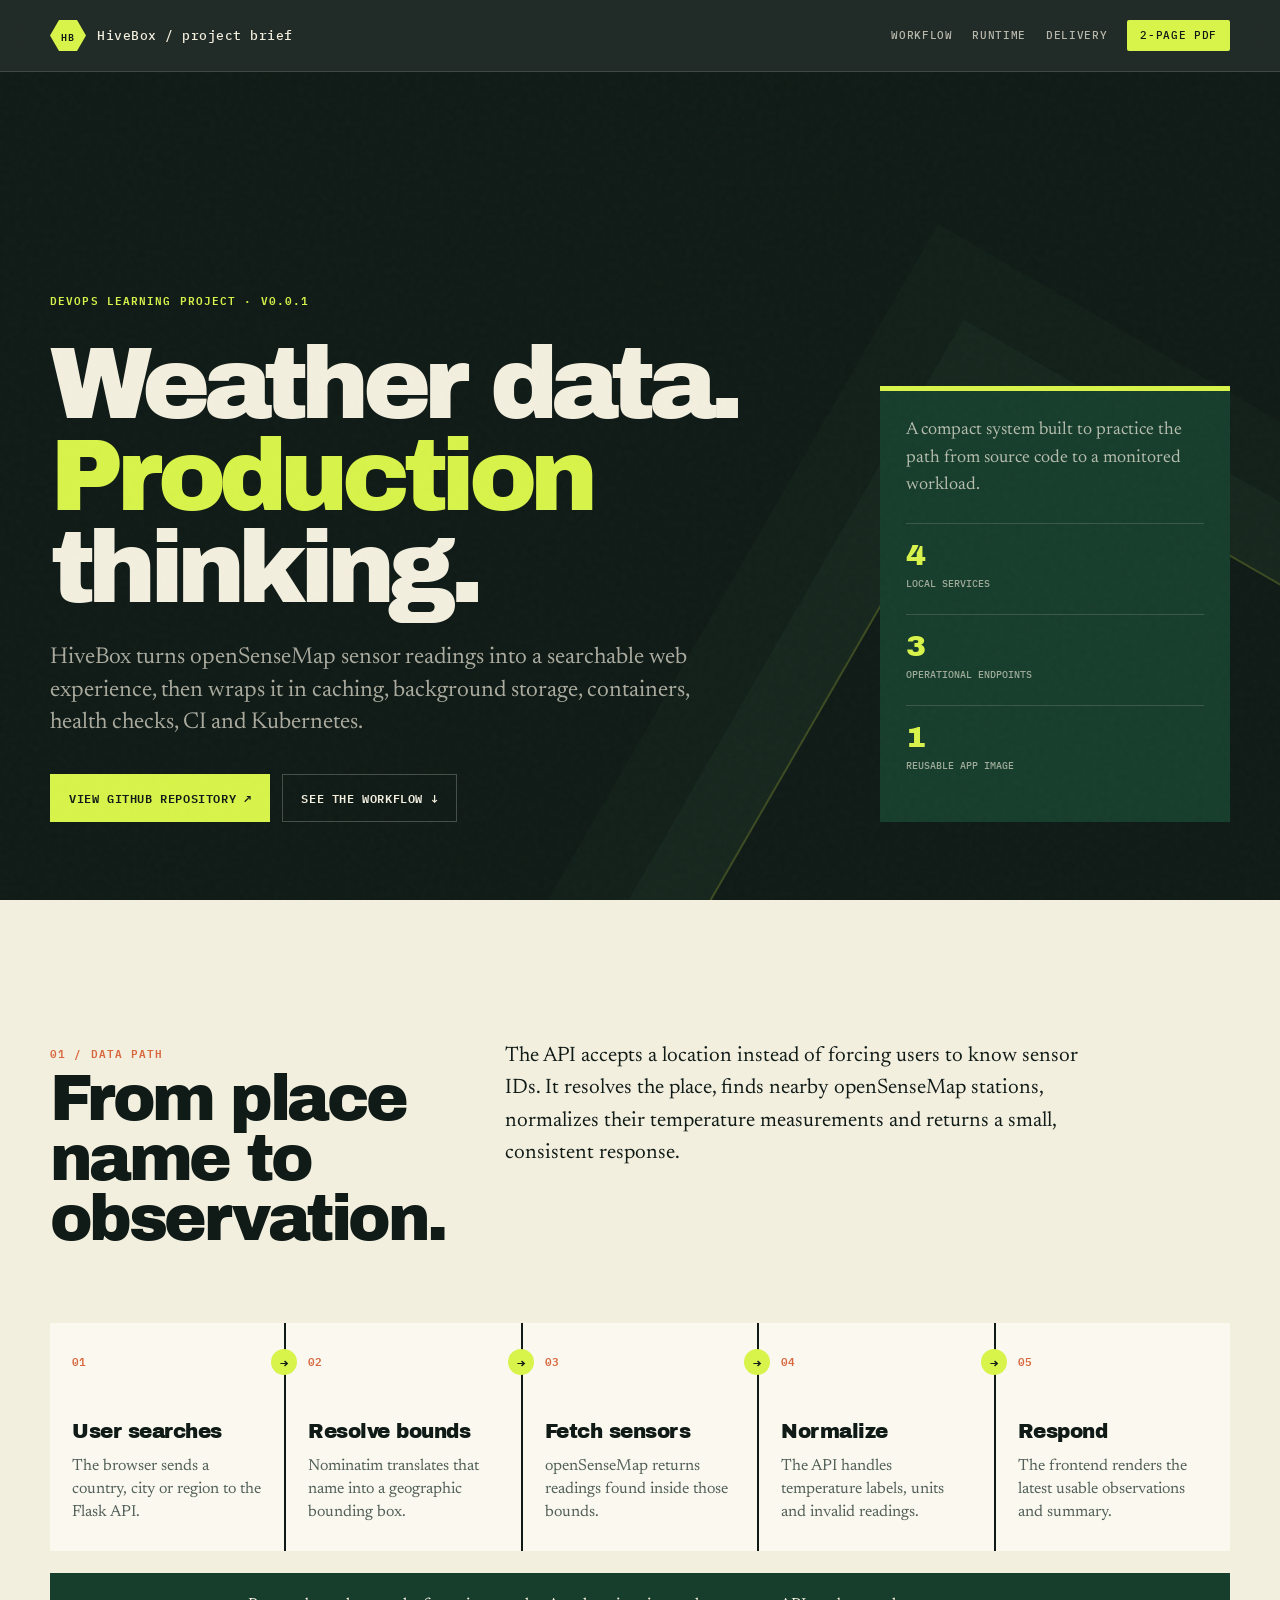
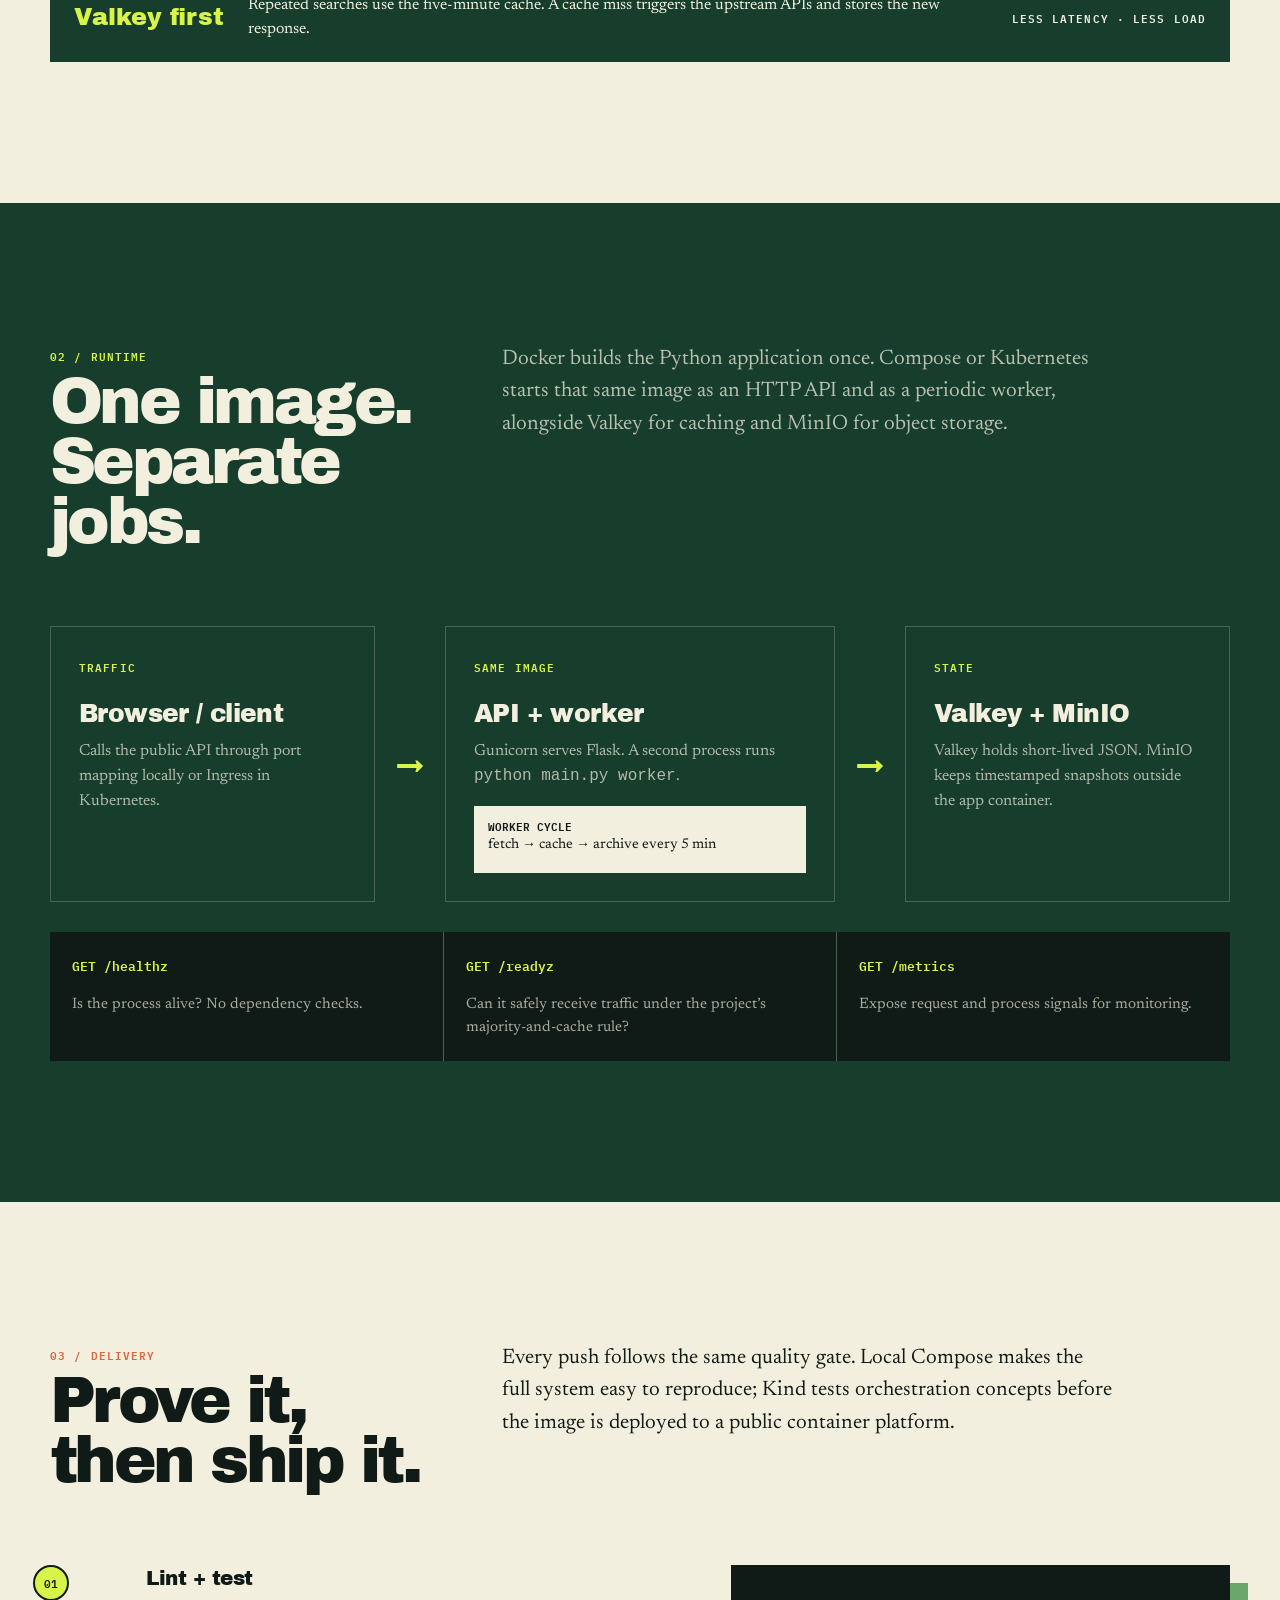
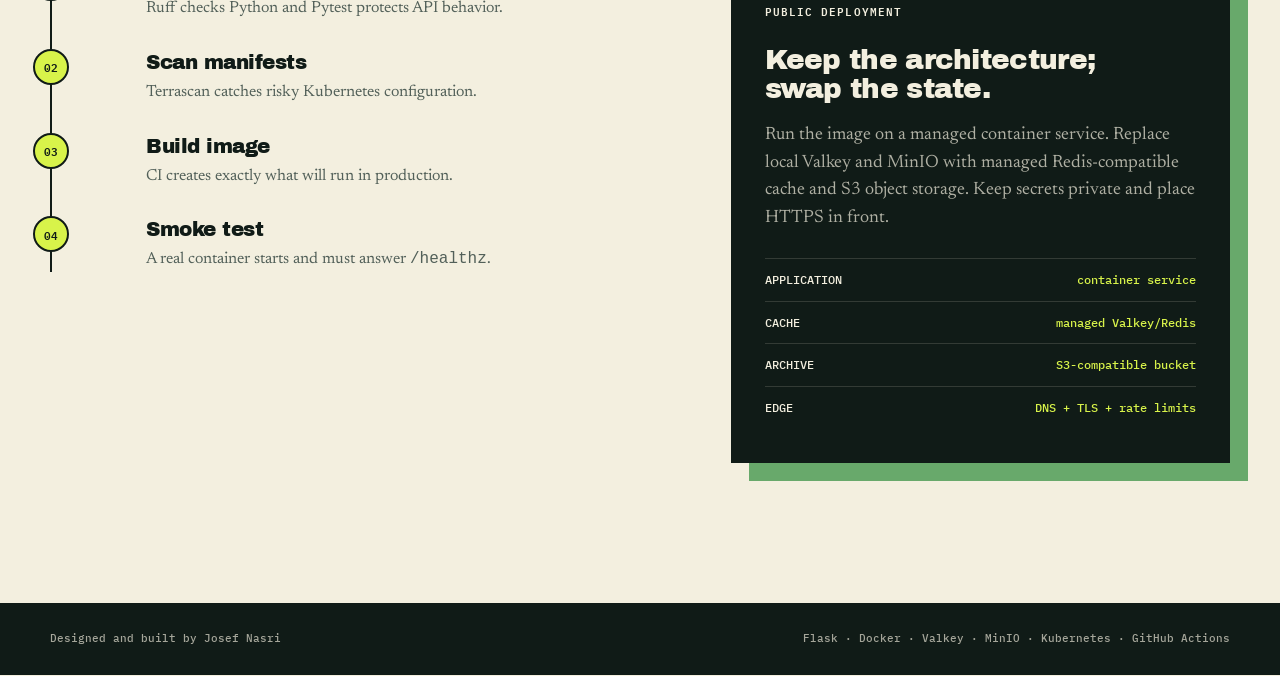
<file: docs/HiveBox_Project_Guide.html>
<!doctype html>
<html lang="en">
  <head>
    <meta charset="utf-8" />
    <meta name="viewport" content="width=device-width, initial-scale=1" />
    <meta
      name="description"
      content="A concise visual guide to the HiveBox DevOps learning project by Josef Nasri."
    />
    <title>HiveBox — DevOps project brief</title>
    <link rel="preconnect" href="https://fonts.googleapis.com" />
    <link rel="preconnect" href="https://fonts.gstatic.com" crossorigin />
    <link
      href="https://fonts.googleapis.com/css2?family=Archivo+Black&family=IBM+Plex+Mono:wght@400;500;600&family=Newsreader:opsz,wght@6..72,400;6..72,600&display=swap"
      rel="stylesheet"
    />
    <style>
      :root {
        --night: #101b17;
        --forest: #173d2c;
        --leaf: #68a96b;
        --acid: #d8f34a;
        --cream: #f3efdf;
        --paper: #faf8ef;
        --rust: #d8673e;
        --line: rgba(16, 27, 23, 0.17);
        --display: "Archivo Black", "Franklin Gothic Heavy", sans-serif;
        --body: "Newsreader", Georgia, serif;
        --mono: "IBM Plex Mono", Consolas, monospace;
      }

      * { box-sizing: border-box; }
      html { scroll-behavior: smooth; scroll-padding-top: 76px; }
      body {
        margin: 0;
        color: var(--night);
        background: var(--cream);
        font: 18px/1.55 var(--body);
        overflow-x: hidden;
      }
      body::before {
        content: "";
        position: fixed;
        inset: 0;
        z-index: 20;
        pointer-events: none;
        opacity: 0.14;
        background-image: url("data:image/svg+xml,%3Csvg viewBox='0 0 180 180' xmlns='http://www.w3.org/2000/svg'%3E%3Cfilter id='n'%3E%3CfeTurbulence type='fractalNoise' baseFrequency='.85' numOctaves='3' stitchTiles='stitchTiles'/%3E%3C/filter%3E%3Crect width='100%25' height='100%25' filter='url(%23n)' opacity='.16'/%3E%3C/svg%3E");
      }
      a { color: inherit; }

      .progress {
        position: fixed;
        inset: 0 auto auto 0;
        z-index: 100;
        width: 0;
        height: 4px;
        background: var(--acid);
        box-shadow: 0 0 16px rgba(216, 243, 74, 0.7);
      }
      .topbar {
        position: sticky;
        top: 0;
        z-index: 30;
        display: flex;
        align-items: center;
        justify-content: space-between;
        min-height: 72px;
        padding: 0 max(24px, calc((100vw - 1180px) / 2));
        color: var(--cream);
        border-bottom: 1px solid rgba(243, 239, 223, 0.15);
        background: rgba(16, 27, 23, 0.92);
        backdrop-filter: blur(14px);
      }
      .brand {
        display: flex;
        align-items: center;
        gap: 11px;
        font: 500 13px/1 var(--mono);
        text-decoration: none;
        letter-spacing: 0.04em;
      }
      .brand-mark {
        display: grid;
        place-items: center;
        width: 36px;
        aspect-ratio: 1;
        color: var(--night);
        background: var(--acid);
        clip-path: polygon(25% 7%, 75% 7%, 100% 50%, 75% 93%, 25% 93%, 0 50%);
        font: 600 10px/1 var(--mono);
      }
      nav { display: flex; align-items: center; gap: 20px; }
      nav a {
        color: rgba(243, 239, 223, 0.72);
        font: 500 11px/1 var(--mono);
        text-decoration: none;
        text-transform: uppercase;
        letter-spacing: 0.06em;
      }
      nav a:hover, nav a.active { color: var(--acid); }
      .pdf-link {
        padding: 10px 13px;
        color: var(--night) !important;
        background: var(--acid);
        border-radius: 2px;
      }

      section { width: min(1180px, calc(100% - 48px)); margin-inline: auto; }
      .eyebrow, .section-label, .tag {
        font: 600 11px/1.2 var(--mono);
        text-transform: uppercase;
        letter-spacing: 0.1em;
      }
      .eyebrow { color: var(--acid); }
      .section-label { color: var(--rust); }
      h1, h2, h3, p { margin-top: 0; }
      h1, h2, h3 { text-wrap: balance; }
      h1 {
        margin: 22px 0 28px;
        color: var(--cream);
        font: 400 clamp(55px, 8vw, 112px)/0.9 var(--display);
        letter-spacing: -0.065em;
      }
      h1 em { color: var(--acid); font-style: normal; }
      h2 {
        margin-bottom: 18px;
        font: 400 clamp(38px, 5vw, 70px)/0.94 var(--display);
        letter-spacing: -0.055em;
      }
      h3 { font: 400 20px/1.05 var(--display); letter-spacing: -0.025em; }
      .lede { max-width: 650px; font-size: 23px; line-height: 1.42; }
      .muted { color: rgba(243, 239, 223, 0.68); }

      .hero-shell { position: relative; overflow: hidden; background: var(--night); }
      .hero-shell::after {
        content: "";
        position: absolute;
        right: -13vw;
        bottom: -24vw;
        width: 52vw;
        aspect-ratio: 1;
        border: 2px solid rgba(216, 243, 74, 0.22);
        transform: rotate(30deg);
        box-shadow: 0 0 0 70px rgba(104, 169, 107, 0.05), 0 0 0 140px rgba(104, 169, 107, 0.035);
      }
      .hero {
        position: relative;
        z-index: 1;
        display: grid;
        grid-template-columns: minmax(0, 1.35fr) minmax(280px, 0.65fr);
        gap: clamp(48px, 8vw, 110px);
        align-items: end;
        min-height: calc(100vh - 72px);
        padding-block: 88px 78px;
      }
      .hero-copy { max-width: 820px; }
      .hero-actions { display: flex; flex-wrap: wrap; gap: 12px; margin-top: 34px; }
      .button {
        display: inline-flex;
        align-items: center;
        min-height: 48px;
        padding: 0 18px;
        border: 1px solid rgba(243, 239, 223, 0.24);
        color: var(--cream);
        font: 600 12px/1 var(--mono);
        text-decoration: none;
        text-transform: uppercase;
        letter-spacing: 0.05em;
        transition: transform 0.2s ease, background 0.2s ease, color 0.2s ease;
      }
      .button:hover { transform: translateY(-3px); background: var(--cream); color: var(--night); }
      .button.primary { border-color: var(--acid); color: var(--night); background: var(--acid); }
      .hero-aside { padding: 26px; border-top: 5px solid var(--acid); background: var(--forest); }
      .hero-aside p { margin-bottom: 23px; color: rgba(243, 239, 223, 0.72); }
      .fact { padding: 16px 0; border-top: 1px solid rgba(243, 239, 223, 0.16); }
      .fact strong { display: block; color: var(--acid); font: 400 30px/1 var(--display); }
      .fact span { color: rgba(243, 239, 223, 0.62); font: 500 10px/1 var(--mono); text-transform: uppercase; }

      .chapter { padding-block: clamp(88px, 11vw, 150px); }
      .chapter-head { display: grid; grid-template-columns: 0.7fr 1.3fr; gap: 60px; margin-bottom: 56px; }
      .chapter-head p { max-width: 610px; font-size: 21px; }
      .flow-grid { display: grid; grid-template-columns: repeat(5, 1fr); gap: 2px; background: var(--night); }
      .flow-step { position: relative; min-height: 220px; padding: 26px 22px; background: var(--paper); }
      .flow-step::after {
        content: "→";
        position: absolute;
        top: 26px;
        right: -13px;
        z-index: 2;
        display: grid;
        place-items: center;
        width: 26px;
        height: 26px;
        color: var(--night);
        background: var(--acid);
        border-radius: 50%;
        font: 600 14px/1 var(--mono);
      }
      .flow-step:last-child::after { display: none; }
      .step-no { color: var(--rust); font: 600 11px/1 var(--mono); }
      .flow-step h3 { margin: 44px 0 13px; }
      .flow-step p { margin: 0; color: #526059; font-size: 16px; line-height: 1.45; }
      .cache-note {
        display: grid;
        grid-template-columns: auto 1fr auto;
        gap: 24px;
        align-items: center;
        margin-top: 22px;
        padding: 20px 24px;
        color: var(--cream);
        background: var(--forest);
      }
      .cache-note strong { color: var(--acid); font: 400 24px/1 var(--display); }
      .cache-note p { margin: 0; font-size: 16px; }

      .runtime-shell { color: var(--cream); background: var(--forest); }
      .runtime-shell .section-label { color: var(--acid); }
      .runtime-shell .chapter-head p { color: rgba(243, 239, 223, 0.74); }
      .topology {
        display: grid;
        grid-template-columns: 1fr 70px 1.2fr 70px 1fr;
        align-items: stretch;
      }
      .topology-arrow { display: grid; place-items: center; color: var(--acid); font: 400 28px/1 var(--display); }
      .topology-group { padding: 28px; border: 1px solid rgba(243, 239, 223, 0.22); }
      .topology-group > .tag { color: var(--acid); }
      .topology-group h3 { margin: 18px 0 12px; font-size: 25px; }
      .topology-group p { margin: 0; color: rgba(243, 239, 223, 0.7); font-size: 16px; }
      .mini-service { margin-top: 17px; padding: 14px; color: var(--night); background: var(--cream); }
      .mini-service strong { display: block; font: 600 11px/1 var(--mono); text-transform: uppercase; }
      .mini-service span { font-size: 14px; }
      .probe-strip { display: grid; grid-template-columns: repeat(3, 1fr); gap: 1px; margin-top: 30px; background: rgba(243,239,223,.22); }
      .probe { padding: 22px; background: var(--night); }
      .probe code { color: var(--acid); font: 600 13px/1 var(--mono); }
      .probe p { margin: 11px 0 0; color: rgba(243,239,223,.68); font-size: 15px; }

      .ship-grid { display: grid; grid-template-columns: 1.1fr 0.9fr; gap: 70px; align-items: start; }
      .pipeline { border-left: 2px solid var(--night); }
      .pipeline-row { display: grid; grid-template-columns: 52px 1fr; gap: 17px; padding: 0 0 28px 25px; }
      .pipeline-row:last-child { padding-bottom: 0; }
      .pipeline-no { display: grid; place-items: center; width: 36px; height: 36px; margin-left: -44px; color: var(--night); background: var(--acid); border: 2px solid var(--night); border-radius: 50%; font: 600 11px/1 var(--mono); }
      .pipeline-row h3 { margin: 3px 0 7px; }
      .pipeline-row p { margin: 0; color: #526059; font-size: 16px; }
      .deploy-card { padding: 34px; color: var(--cream); background: var(--night); box-shadow: 18px 18px 0 var(--leaf); }
      .deploy-card h3 { margin: 18px 0; font-size: 28px; }
      .deploy-card p { color: rgba(243,239,223,.7); }
      .deploy-list { margin: 25px 0 0; padding: 0; list-style: none; }
      .deploy-list li { display: flex; justify-content: space-between; gap: 20px; padding: 13px 0; border-top: 1px solid rgba(243,239,223,.15); font: 500 12px/1.3 var(--mono); }
      .deploy-list span { color: var(--acid); }
      footer { display: flex; justify-content: space-between; gap: 20px; padding: 28px max(24px, calc((100vw - 1180px) / 2)); color: rgba(243,239,223,.66); background: var(--night); font: 500 11px/1.4 var(--mono); }

      .reveal { opacity: 0; transform: translateY(34px); transition: opacity .75s ease, transform .75s cubic-bezier(.2,.7,.2,1); }
      .reveal.visible { opacity: 1; transform: none; }

      @media (max-width: 900px) {
        nav a:not(.pdf-link) { display: none; }
        .hero, .chapter-head, .ship-grid { grid-template-columns: 1fr; }
        .hero { min-height: auto; }
        .flow-grid { grid-template-columns: 1fr; gap: 1px; }
        .flow-step { min-height: auto; }
        .flow-step::after { display: none; }
        .flow-step h3 { margin-top: 24px; }
        .topology { grid-template-columns: 1fr; }
        .topology-arrow { min-height: 60px; transform: rotate(90deg); }
        .probe-strip { grid-template-columns: 1fr; }
      }
      @media (max-width: 560px) {
        section { width: min(100% - 28px, 1180px); }
        h1 { font-size: 50px; }
        .hero { padding-block: 64px; }
        .chapter { padding-block: 72px; }
        .chapter-head { gap: 24px; margin-bottom: 38px; }
        .cache-note { grid-template-columns: 1fr; }
        footer { flex-direction: column; }
      }
      @media (prefers-reduced-motion: reduce) {
        html { scroll-behavior: auto; }
        .reveal { opacity: 1; transform: none; transition: none; }
      }

      @media print {
        @page { size: A4; margin: 10mm 11mm; }
        * { print-color-adjust: exact; -webkit-print-color-adjust: exact; }
        html, body { width: 100%; background: white; font-size: 9.4pt; line-height: 1.32; }
        body::before, .progress, .topbar, footer { display: none !important; }
        section { width: 100%; }
        .reveal { opacity: 1 !important; transform: none !important; }
        .hero-shell { background: var(--night); }
        .hero-shell::after { opacity: .45; }
        .hero { grid-template-columns: 1.45fr .55fr; gap: 8mm; min-height: auto; padding: 11mm 10mm; }
        h1 { margin: 3mm 0 4mm; font-size: 34pt; line-height: .9; }
        .lede { margin-bottom: 0; font-size: 12pt; }
        .hero-actions { margin-top: 5mm; }
        .button { min-height: 8mm; padding: 0 3mm; font-size: 7pt; }
        .hero-aside { padding: 5mm; }
        .hero-aside > p { display: none; }
        .fact { padding: 2.5mm 0; }
        .fact strong { font-size: 17pt; }
        .chapter { padding-block: 9mm; }
        .chapter-head { grid-template-columns: .7fr 1.3fr; gap: 8mm; margin-bottom: 6mm; }
        .chapter-head h2 { margin-bottom: 0; font-size: 25pt; }
        .chapter-head p { margin-bottom: 0; font-size: 10.5pt; }
        .flow-grid { grid-template-columns: repeat(5, 1fr); }
        .flow-step { min-height: 42mm; padding: 4mm 3mm; }
        .flow-step::after { top: 4mm; width: 5mm; height: 5mm; right: -2.5mm; font-size: 7pt; }
        .flow-step h3 { margin: 8mm 0 2mm; font-size: 11pt; }
        .flow-step p { font-size: 8pt; line-height: 1.3; }
        .cache-note { margin-top: 4mm; padding: 3mm 4mm; gap: 4mm; }
        .cache-note strong { font-size: 12pt; }
        .cache-note p { font-size: 8pt; }
        #runtime { break-before: page; page-break-before: always; }
        .runtime-shell .chapter { padding-block: 9mm 7mm; }
        .topology { grid-template-columns: 1fr 10mm 1.2fr 10mm 1fr; }
        .topology-group { padding: 4mm; }
        .topology-group h3 { margin: 3mm 0 2mm; font-size: 12pt; }
        .topology-group p { font-size: 8pt; }
        .mini-service { margin-top: 3mm; padding: 2.5mm; }
        .mini-service span { font-size: 7.5pt; }
        .probe-strip { margin-top: 4mm; }
        .probe { padding: 3mm; }
        .probe p { margin-top: 2mm; font-size: 7.5pt; }
        #shipping { padding-block: 8mm 0; }
        #shipping .chapter-head { margin-bottom: 5mm; }
        .ship-grid { grid-template-columns: 1.1fr .9fr; gap: 8mm; }
        .pipeline { margin-left: 3mm; }
        .pipeline-row { grid-template-columns: 9mm 1fr; gap: 2mm; padding: 0 0 3mm 5mm; }
        .pipeline-no { width: 7mm; height: 7mm; margin-left: -9mm; font-size: 6pt; }
        .pipeline-row h3 { margin: 1mm 0; font-size: 10pt; }
        .pipeline-row p { font-size: 7.5pt; }
        .deploy-card { padding: 5mm; box-shadow: 3mm 3mm 0 var(--leaf); }
        .deploy-card h3 { margin: 3mm 0; font-size: 14pt; }
        .deploy-card p { font-size: 8pt; }
        .deploy-list { margin-top: 3mm; }
        .deploy-list li { padding: 2mm 0; font-size: 6.8pt; }
      }
    </style>
  </head>
  <body>
    <div class="progress" aria-hidden="true"></div>
    <header class="topbar">
      <a class="brand" href="#top"><span class="brand-mark">HB</span> HiveBox / project brief</a>
      <nav aria-label="Project guide">
        <a href="#workflow">Workflow</a>
        <a href="#runtime">Runtime</a>
        <a href="#shipping">Delivery</a>
        <a class="pdf-link" href="HiveBox_Project_Guide.pdf" download>2-page PDF</a>
      </nav>
    </header>

    <main id="top">
      <div class="hero-shell">
        <section class="hero">
          <div class="hero-copy reveal">
            <span class="eyebrow">DevOps learning project · v0.0.1</span>
            <h1>Weather data.<br /><em>Production</em><br />thinking.</h1>
            <p class="lede muted">
              HiveBox turns openSenseMap sensor readings into a searchable web experience, then wraps it in caching, background storage, containers, health checks, CI and Kubernetes.
            </p>
            <div class="hero-actions">
              <a class="button primary" href="https://github.com/JNasri/devops-hands-on-project-hivebox" target="_blank" rel="noreferrer">View GitHub repository ↗</a>
              <a class="button" href="#workflow">See the workflow ↓</a>
            </div>
          </div>
          <aside class="hero-aside reveal" aria-label="Project summary">
            <p>A compact system built to practice the path from source code to a monitored workload.</p>
            <div class="fact"><strong>4</strong><span>local services</span></div>
            <div class="fact"><strong>3</strong><span>operational endpoints</span></div>
            <div class="fact"><strong>1</strong><span>reusable app image</span></div>
          </aside>
        </section>
      </div>

      <section id="workflow" class="chapter">
        <div class="chapter-head reveal">
          <div><span class="section-label">01 / data path</span><h2>From place name to observation.</h2></div>
          <p>The API accepts a location instead of forcing users to know sensor IDs. It resolves the place, finds nearby openSenseMap stations, normalizes their temperature measurements and returns a small, consistent response.</p>
        </div>
        <div class="flow-grid reveal" aria-label="Request workflow">
          <article class="flow-step"><span class="step-no">01</span><h3>User searches</h3><p>The browser sends a country, city or region to the Flask API.</p></article>
          <article class="flow-step"><span class="step-no">02</span><h3>Resolve bounds</h3><p>Nominatim translates that name into a geographic bounding box.</p></article>
          <article class="flow-step"><span class="step-no">03</span><h3>Fetch sensors</h3><p>openSenseMap returns readings found inside those bounds.</p></article>
          <article class="flow-step"><span class="step-no">04</span><h3>Normalize</h3><p>The API handles temperature labels, units and invalid readings.</p></article>
          <article class="flow-step"><span class="step-no">05</span><h3>Respond</h3><p>The frontend renders the latest usable observations and summary.</p></article>
        </div>
        <div class="cache-note reveal"><strong>Valkey first</strong><p>Repeated searches use the five-minute cache. A cache miss triggers the upstream APIs and stores the new response.</p><span class="tag">less latency · less load</span></div>
      </section>

      <div class="runtime-shell">
        <section id="runtime" class="chapter">
          <div class="chapter-head reveal">
            <div><span class="section-label">02 / runtime</span><h2>One image. Separate jobs.</h2></div>
            <p>Docker builds the Python application once. Compose or Kubernetes starts that same image as an HTTP API and as a periodic worker, alongside Valkey for caching and MinIO for object storage.</p>
          </div>
          <div class="topology reveal" aria-label="Runtime architecture">
            <article class="topology-group"><span class="tag">traffic</span><h3>Browser / client</h3><p>Calls the public API through port mapping locally or Ingress in Kubernetes.</p></article>
            <div class="topology-arrow" aria-hidden="true">→</div>
            <article class="topology-group"><span class="tag">same image</span><h3>API + worker</h3><p>Gunicorn serves Flask. A second process runs <code>python main.py worker</code>.</p><div class="mini-service"><strong>worker cycle</strong><span>fetch → cache → archive every 5 min</span></div></article>
            <div class="topology-arrow" aria-hidden="true">→</div>
            <article class="topology-group"><span class="tag">state</span><h3>Valkey + MinIO</h3><p>Valkey holds short-lived JSON. MinIO keeps timestamped snapshots outside the app container.</p></article>
          </div>
          <div class="probe-strip reveal">
            <article class="probe"><code>GET /healthz</code><p>Is the process alive? No dependency checks.</p></article>
            <article class="probe"><code>GET /readyz</code><p>Can it safely receive traffic under the project’s majority-and-cache rule?</p></article>
            <article class="probe"><code>GET /metrics</code><p>Expose request and process signals for monitoring.</p></article>
          </div>
        </section>
      </div>

      <section id="shipping" class="chapter">
        <div class="chapter-head reveal">
          <div><span class="section-label">03 / delivery</span><h2>Prove it, then ship it.</h2></div>
          <p>Every push follows the same quality gate. Local Compose makes the full system easy to reproduce; Kind tests orchestration concepts before the image is deployed to a public container platform.</p>
        </div>
        <div class="ship-grid">
          <div class="pipeline reveal" aria-label="Continuous integration pipeline">
            <article class="pipeline-row"><span class="pipeline-no">01</span><div><h3>Lint + test</h3><p>Ruff checks Python and Pytest protects API behavior.</p></div></article>
            <article class="pipeline-row"><span class="pipeline-no">02</span><div><h3>Scan manifests</h3><p>Terrascan catches risky Kubernetes configuration.</p></div></article>
            <article class="pipeline-row"><span class="pipeline-no">03</span><div><h3>Build image</h3><p>CI creates exactly what will run in production.</p></div></article>
            <article class="pipeline-row"><span class="pipeline-no">04</span><div><h3>Smoke test</h3><p>A real container starts and must answer <code>/healthz</code>.</p></div></article>
          </div>
          <aside class="deploy-card reveal">
            <span class="tag">public deployment</span>
            <h3>Keep the architecture; swap the state.</h3>
            <p>Run the image on a managed container service. Replace local Valkey and MinIO with managed Redis-compatible cache and S3 object storage. Keep secrets private and place HTTPS in front.</p>
            <ul class="deploy-list">
              <li>APPLICATION <span>container service</span></li>
              <li>CACHE <span>managed Valkey/Redis</span></li>
              <li>ARCHIVE <span>S3-compatible bucket</span></li>
              <li>EDGE <span>DNS + TLS + rate limits</span></li>
            </ul>
          </aside>
        </div>
      </section>
    </main>

    <footer>
      <span>Designed and built by Josef Nasri</span>
      <span>Flask · Docker · Valkey · MinIO · Kubernetes · GitHub Actions</span>
    </footer>

    <script>
      const reducedMotion = window.matchMedia("(prefers-reduced-motion: reduce)").matches;
      const reveals = document.querySelectorAll(".reveal");
      const progress = document.querySelector(".progress");
      const links = [...document.querySelectorAll("nav a[href^='#']")];
      const sections = links.map((link) => document.querySelector(link.getAttribute("href"))).filter(Boolean);

      if (reducedMotion || !("IntersectionObserver" in window)) {
        reveals.forEach((item) => item.classList.add("visible"));
      } else {
        const observer = new IntersectionObserver((entries) => {
          entries.forEach((entry) => {
            if (entry.isIntersecting) {
              entry.target.classList.add("visible");
              observer.unobserve(entry.target);
            }
          });
        }, { threshold: 0.13 });
        reveals.forEach((item) => observer.observe(item));
      }

      function updatePageState() {
        const scrollable = document.documentElement.scrollHeight - window.innerHeight;
        progress.style.width = `${scrollable > 0 ? (window.scrollY / scrollable) * 100 : 0}%`;
        let current = "";
        sections.forEach((section) => {
          if (section.getBoundingClientRect().top <= 150) current = section.id;
        });
        links.forEach((link) => link.classList.toggle("active", link.getAttribute("href") === `#${current}`));
      }
      window.addEventListener("scroll", updatePageState, { passive: true });
      updatePageState();
    </script>
  </body>
</html>
</file>
